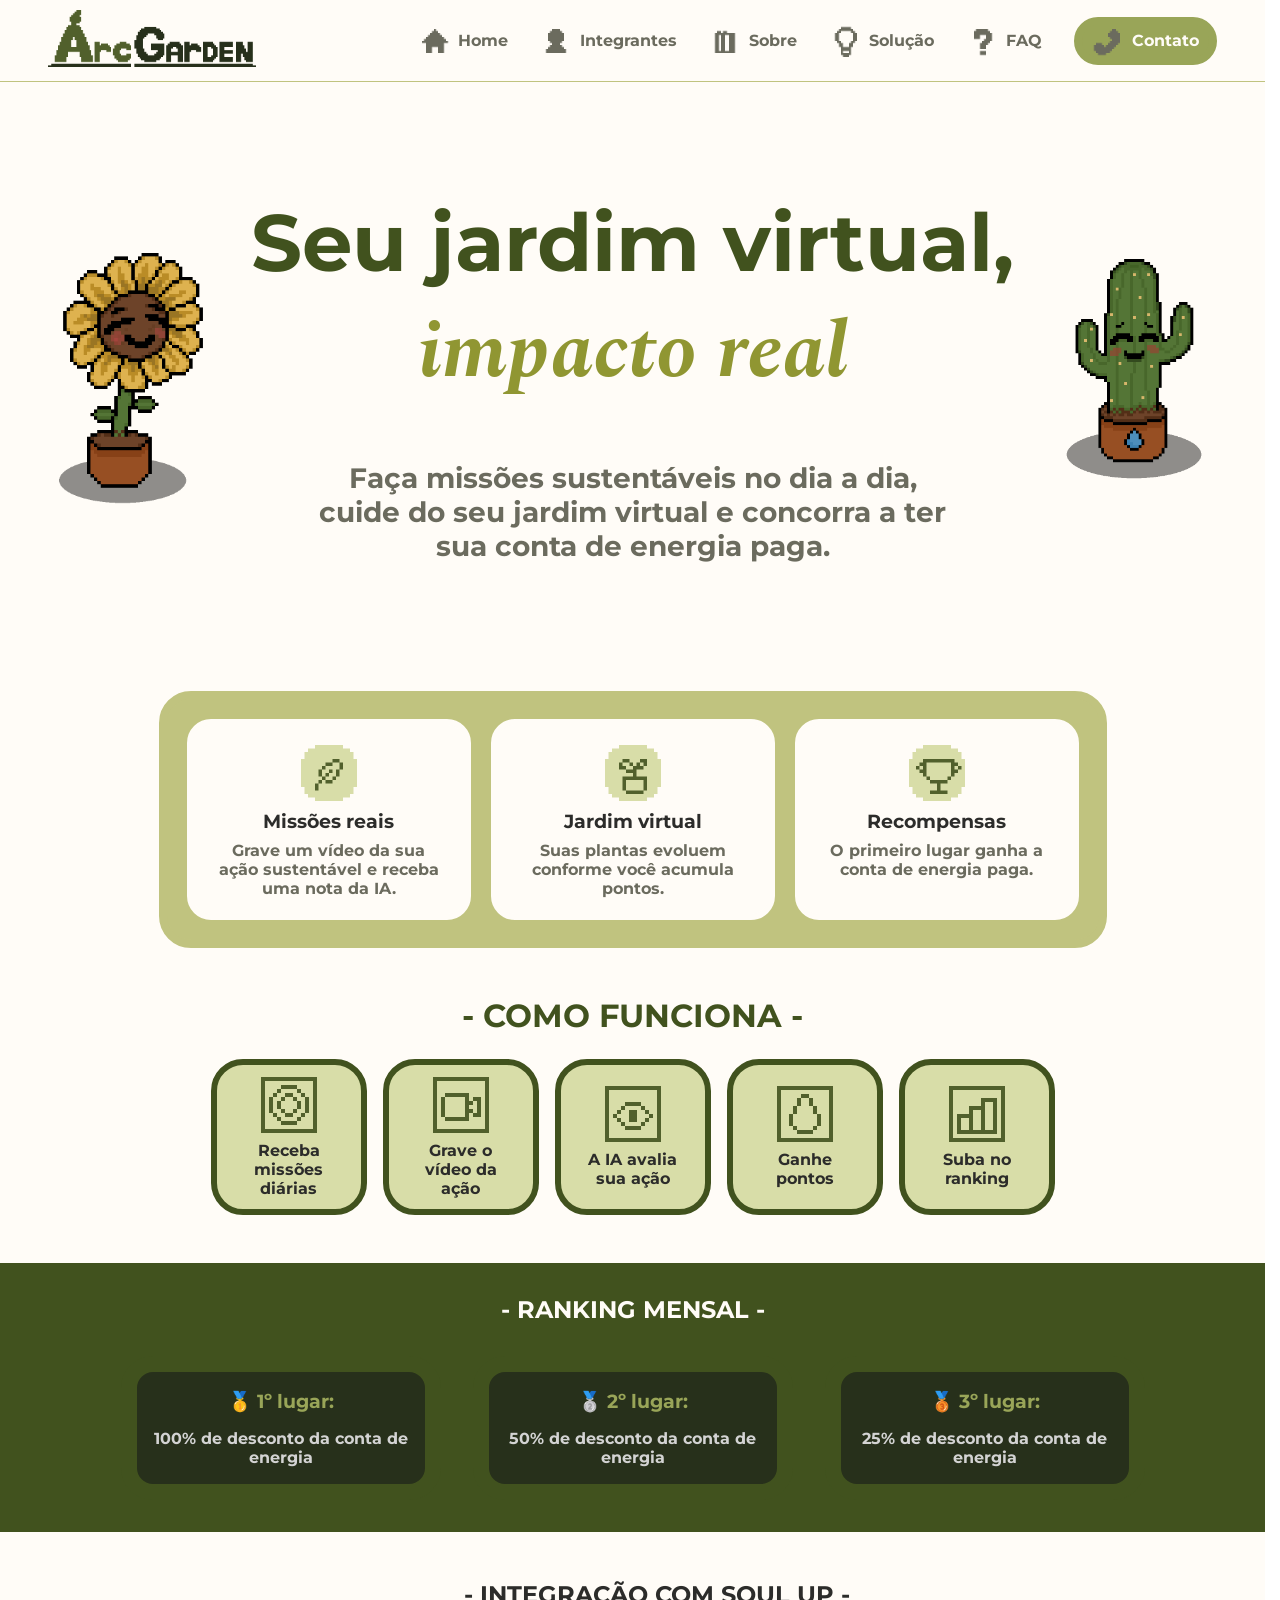
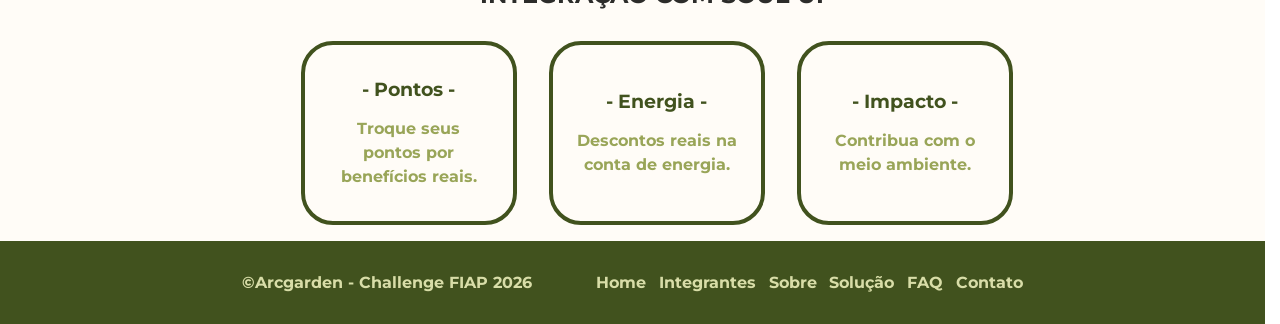
<file: index.html>
<!DOCTYPE html>
<html lang="pt-BR">
<head>
  <meta charset="UTF-8">
  <meta name="viewport" content="width=device-width, initial-scale=1.0">
  <title>Arcgarden</title>
  <link rel="stylesheet" href="css/base.css">
  <link rel="stylesheet" href="css/header.css">
  <link rel="stylesheet" href="css/footer.css">
  <link rel="stylesheet" href="css/index.css">

  <link rel="preconnect" href="https://fonts.googleapis.com">
  <link rel="preconnect" href="https://fonts.gstatic.com" crossorigin>
  <link href="https://fonts.googleapis.com/css2?family=Montserrat:ital,wght@0,100..900;1,100..900&display=swap" rel="stylesheet">
  <link href="https://fonts.googleapis.com/css2?family=Spectral:ital,wght@0,200..800;1,200..800&display=swap" rel="stylesheet">
  <link href="https://fonts.googleapis.com/css2?family=DM+Serif+Display:ital@0;1&display=swap" rel="stylesheet">
</head>
<body>

 <header>
  <div class="header__container">
    <a href="">
        <img src="images/logo.png" alt="" id="logo-img">
    </a>    

    <button class="menu" id="menu" aria-label="Menu">
      <span></span>
      <span></span>
      <span></span>
    </button>

    <nav class="nav-bar" id="nav-bar">
      <ul>
        <li><a href=""> <img src="images/navbar/home.png" alt="Imagem Casinha">Home</a></li>
          <li><a href="pages/integrantes.html"> <img src="images/navbar/members.png" alt="Imagem Pessoa"> Integrantes</a></li>
          <li><a href="pages/sobre.html"> <img src="images/navbar/about.png" alt="Imagem Livro"> Sobre</a></li>
          <li><a href="pages/solucao.html"> <img src="images/navbar/solution.png" alt="Imagem Lampada"> Solução</a></li>
          <li><a href="pages/faq.html"> <img src="images/navbar/faq.png" alt="Imagem Interrogação"> FAQ</a></li>
          <li><a href="pages/contato.html" id="contact-button"> <img src="images/navbar/contact.png" alt="Imagem Telefone"> Contato</a></li>
      </ul>
    </nav>
  </div>
</header>

  <main>
    <section>
      <div class="hero__container">
        <img src="images/girassol.png" alt="">

        <div class="description">
            <h2> Seu jardim virtual, <em>impacto real</em></h2>
            
            <p>
            Faça missões sustentáveis no dia a dia, cuide do seu jardim virtual
            e concorra a ter sua conta de energia paga.
            </p>
        </div>

        <img src="images/cacto.png" alt="">
      </div>
    </section>

    <section>
      <div class="funcionalidades__container">

        <div class="cards">

          <div class="card">
            <img src="images/cards/plantinha.png" alt="">
            <h3>Missões reais</h3>
            <p>Grave um vídeo da sua ação sustentável e receba uma nota da IA.</p>
          </div>

          <div class="card">
            <img src="images/cards/vasinho.png" alt="">
            <h3>Jardim virtual</h3>
            <p>Suas plantas evoluem conforme você acumula pontos.</p>
          </div>

          <div class="card">
            <img src="images/cards/trofeu.png" alt="">
            <h3>Recompensas</h3>
            <p>O primeiro lugar ganha a conta de energia paga.</p>
          </div>

        </div>
      </div>
    </section>

    <section>
      <div class="comofunciona__container">
        <h2>- COMO FUNCIONA -</h2>
        
        <ul>
            <li>
                <div class="card">
                    <img src="images/tutorial/receba.png" alt="">
                    <p>Receba missões diárias</p>
                </div>
            </li>
            <li>
                <div class="card">
                    <img src="images/tutorial/grave.png" alt="">
                    <p>Grave o vídeo da ação</p>
                </div>
            </li>
            <li>
                <div class="card">
                    <img src="images/tutorial/iris.png" alt="">
                    <p>A IA avalia sua ação</p>
                </div>
            </li>
            <li>
                <div class="card">
                    <img src="images/tutorial/ganhe.png" alt="">
                    <p>Ganhe pontos</p>
                </div>
            </li>
            <li>
                <div class="card">
                    <img src="images/tutorial/suba.png" alt="">
                    <p>Suba no ranking</p>
                </div>
            </li>
        </ul>

      </div>
    </section>

    <section>
      <div class="ranking__container">
        <h2>- RANKING MENSAL -</h2>

        <ul>
            <li>
                <p> <span>🥇 1º lugar:</span> 100% de desconto da conta de energia </p>
            </li>

            <li>
                <p> <span>🥈 2º lugar:</span> 50% de desconto da conta de energia </p>
            </li>

            <li>
                <p> <span>🥉 3º lugar:</span> 25% de desconto da conta de energia </p>
            </li>
        </ul>
      </div>
    </section>

    <section>
      <div class="integracao__container">
        <h2>- INTEGRAÇÃO COM SOUL UP -</h2>

        <div class="cards">

          <div class="card">
            <h3>- Pontos -</h3>
            <p>Troque seus pontos por benefícios reais.</p>
          </div>

          <div class="card">
            <h3>- Energia -</h3>
            <p>Descontos reais na conta de energia.</p>
          </div>

          <div class="card">
            <h3>- Impacto -</h3>
            <p>Contribua com o meio ambiente.</p>
          </div>

        </div>
      </div>
    </section>
  </main>

  <footer>
    <p> ©Arcgarden - Challenge FIAP 2026 </p>

    <ul>
        <li><a href=""> Home</a></li>
        <li><a href="pages/integrantes.html"> Integrantes</a></li>
        <li><a href="pages/sobre.html"> Sobre</a></li>
        <li><a href="pages/solucao.html"> Solução</a></li>
        <li><a href="pages/faq.html"> FAQ</a></li>
        <li><a href="pages/contato.html"> Contato</a></li>
    </ul>
  </footer>

  <script src="js/script.js"></script>
</body>
</html>
</file>
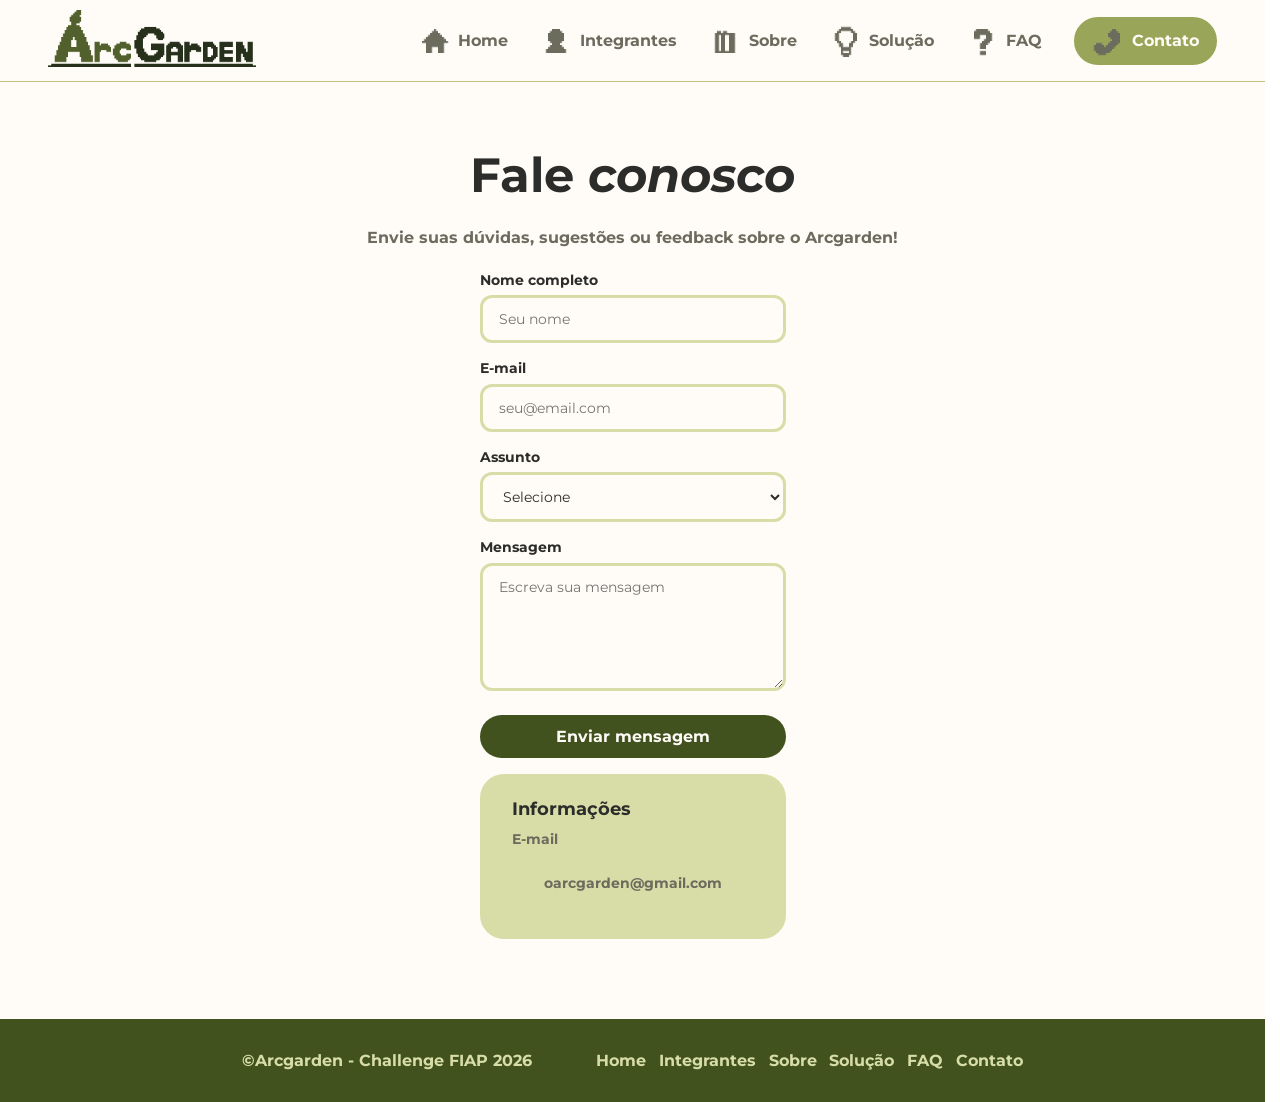
<file: pages/contato.html>
<!DOCTYPE html>
<html lang="pt-BR">
<head>
  <meta charset="UTF-8">
  <title>Contato - Arcgarden</title>

   <title>Sobre - Arcgarden</title>
  <link rel="stylesheet" href="../css/base.css">
  <link rel="stylesheet" href="../css/header.css">
  <link rel="stylesheet" href="../css/footer.css">
  <link rel="stylesheet" href="../css/index.css">

    <link rel="preconnect" href="https://fonts.googleapis.com">
  <link rel="preconnect" href="https://fonts.gstatic.com" crossorigin>
  <link href="https://fonts.googleapis.com/css2?family=Montserrat:ital,wght@0,100..900;1,100..900&display=swap" rel="stylesheet">
  <link href="https://fonts.googleapis.com/css2?family=Spectral:ital,wght@0,200..800;1,200..800&display=swap" rel="stylesheet">
  <link href="https://fonts.googleapis.com/css2?family=DM+Serif+Display:ital@0;1&display=swap" rel="stylesheet">
</head>

<body>
    <header>
    <div class="header__container">
        <a href="../index.html">
            <img src="../images/logo.png" alt="" id="logo-img">
        </a>

        <button class="menu" id="menu" aria-label="Menu">
        <span></span>
        <span></span>
        <span></span>
        </button>

        <nav class="nav-bar" id="nav-bar">
        <ul>
            <li><a href="../index.html"> <img src="../images/navbar/home.png" alt="Imagem Casinha">Home</a></li>
            <li><a href="integrantes.html"> <img src="../images/navbar/members.png" alt="Imagem Pessoa"> Integrantes</a></li>
            <li><a href="sobre.html"> <img src="../images/navbar/about.png" alt="Imagem Livro"> Sobre</a></li>
            <li><a href="solucao.html"> <img src="../images/navbar/solution.png" alt="Imagem Lampada"> Solução</a></li>
            <li><a href="faq.html"> <img src="../images/navbar/faq.png" alt="Imagem Interrogação"> FAQ</a></li>
            <li><a href="" id="contact-button"> <img src="../images/navbar/contact.png" alt="Imagem Telefone"> Contato</a></li>
        </ul>
        </nav>
    </div>
    </header>


  <main>
    
    <section>
      <div class="contato__container">
 
        <h2 class="contato__titulo">Fale <em>conosco</em></h2>
        <p class="contato__subtitulo">Envie suas dúvidas, sugestões ou feedback sobre o Arcgarden!</p>
 
        <div class="contato__wrapper">
        <form class="contato__form" id="contato-form">
 
          <div class="contato__campo">
            <label>Nome completo</label>
            <input type="text" placeholder="Seu nome" required>
          </div>
 
          <div class="contato__campo">
            <label>E-mail</label>
            <input type="email" placeholder="seu@email.com" required>
          </div>
 
          <div class="contato__campo">
            <label>Assunto</label>
            <select required>
              <option value="">Selecione</option>
              <option>Dúvida</option>
              <option>Sugestão</option>
              <option>Problema</option>
            </select>
          </div>
 
          <div class="contato__campo">
            <label>Mensagem</label>
            <textarea placeholder="Escreva sua mensagem" required></textarea>
          </div>
 
          <button class="contato__btn" type="submit">Enviar mensagem</button>
 
        </form>
 
        <div class="contato__info">
          <h3>Informações</h3>
          <p>E-mail</p>
          <p class="contato__info">oarcgarden@gmail.com</p>
          </div>
        </div>
 
      </div>
    </section>
  </main>
 
  <footer>
    <p> ©Arcgarden - Challenge FIAP 2026 </p>

    <ul>
        <li><a href="../index.html"> Home</a></li>
        <li><a href="integrantes.html"> Integrantes</a></li>
        <li><a href="sobre.html"> Sobre</a></li>
        <li><a href="solucao.html"> Solução</a></li>
        <li><a href="faq.html"> FAQ</a></li>
        <li><a href=""> Contato</a></li>
    </ul>
  </footer>
 
  <script src="../js/script.js"></script>
 
</body>
</html>
</file>
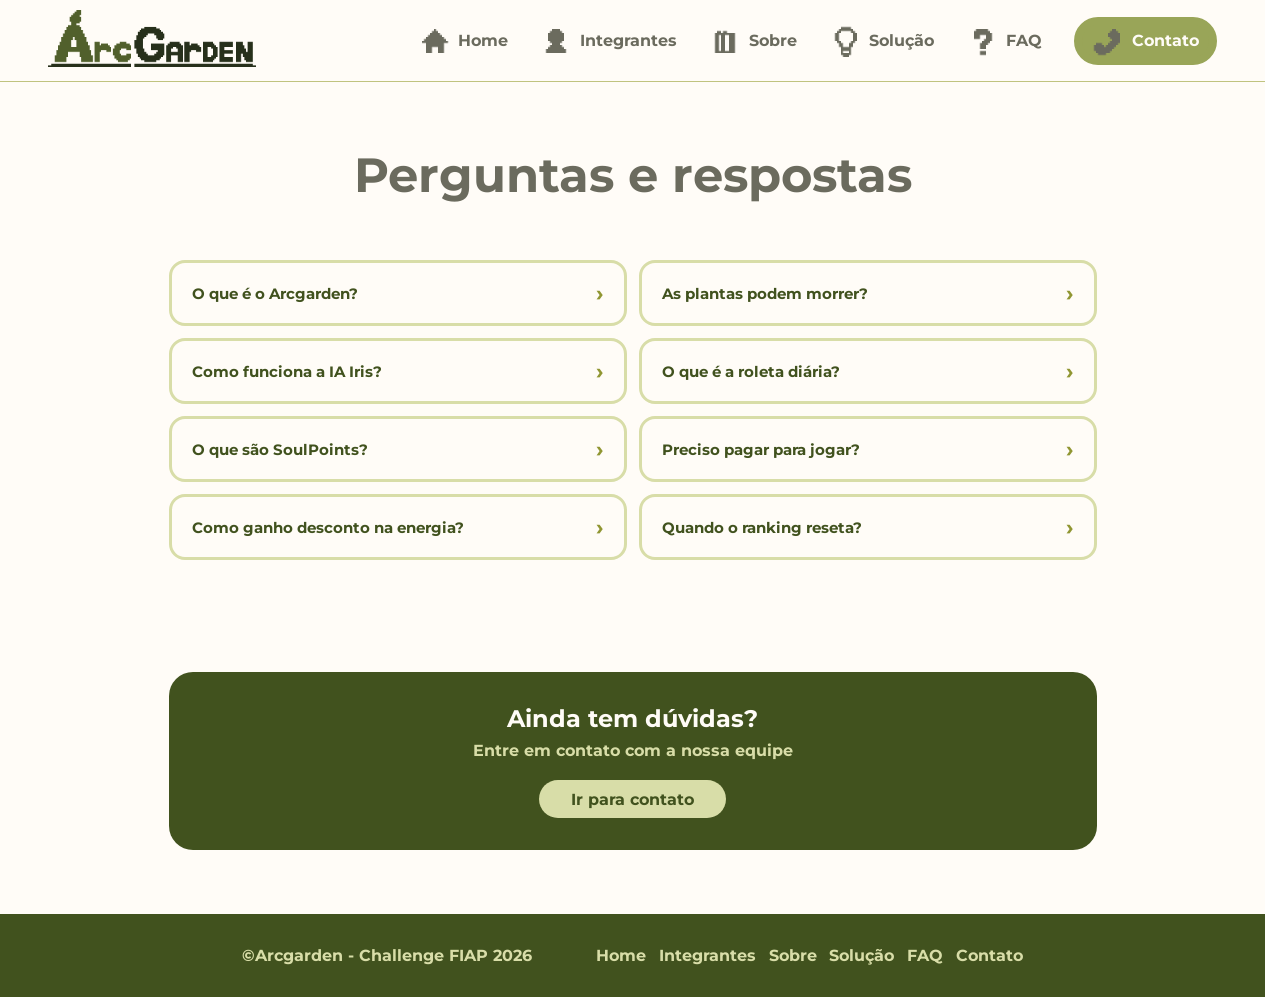
<file: pages/faq.html>
<!DOCTYPE html>
<html lang="pt-BR">
<head>
  <meta charset="UTF-8">
  <meta name="viewport" content="width=device-width, initial-scale=1.0">
  <title>FAQ - Arcgarden</title>
  <link rel="stylesheet" href="../css/base.css">
  <link rel="stylesheet" href="../css/header.css">
  <link rel="stylesheet" href="../css/footer.css">
  <link rel="stylesheet" href="../css/index.css">

  <link rel="preconnect" href="https://fonts.gstatic.com" crossorigin>
  <link href="https://fonts.googleapis.com/css2?family=Montserrat:ital,wght@0,100..900;1,100..900&display=swap" rel="stylesheet">
  <link href="https://fonts.googleapis.com/css2?family=Spectral:ital,wght@0,200..800;1,200..800&display=swap" rel="stylesheet">
  <link href="https://fonts.googleapis.com/css2?family=DM+Serif+Display:ital@0;1&display=swap" rel="stylesheet">
</head>
<body>

  <header>
    <div class="header__container">
      <a href="../index.html">
        <img src="../images/logo.png" alt="" id="logo-img">
        </a>

      <button class="menu" id="menu" aria-label="Menu">
      <span></span>
      <span></span>
      <span></span>
    </button>

      <nav class="nav-bar">
        <ul>
          <li><a href="../index.html"> <img src="../images/navbar/home.png" alt="Imagem Casinha">Home</a></li>
          <li><a href="integrantes.html"> <img src="../images/navbar/members.png" alt="Imagem Pessoa"> Integrantes</a></li>
          <li><a href="sobre.html"> <img src="../images/navbar/about.png" alt="Imagem Livro"> Sobre</a></li>
          <li><a href="solucao.html"> <img src="../images/navbar/solution.png" alt="Imagem Lampada"> Solução</a></li>
          <li><a href=""> <img src="../images/navbar/faq.png" alt="Imagem Interrogação"> FAQ</a></li>
          <li><a href="contato.html" id="contact-button"> <img src="../images/navbar/contact.png" alt="Imagem Telefone"> Contato</a></li>
        </ul>
      </nav>
    </div>
  </header>

<main>
  <section>
    <div class="faq__container">
      <h2>Perguntas e respostas</h2>

      <div class="cards">

        
        <details class="card">
          <summary>O que é o Arcgarden?</summary>
          <p>O Arcgarden é um jogo de jardim virtual sustentável onde você completa missões no mundo real, grava vídeos comprovando suas ações e ganha recompensas pra cuidar do seu jardim.</p>
        </details>
 
        <details class="card">
          <summary>As plantas podem morrer?</summary>
          <p>A planta murcha depois de alguns dias sem rega e para de pontuar no ranking. A planta não perde nível, é só regar que volta ao normal. Plantas nível 5 nunca murcham.</p>
        </details>
 
        <details class="card">
          <summary>Como funciona a IA Iris?</summary>
          <p>Escolha a missão, grave um vídeo mostrando a ação sustentável e envie pelo app. A IA analisa e se o score for acima de 60%, você recebe Água e SoulPoints.</p>
        </details>
 
        <details class="card">
          <summary>O que é a roleta diária?</summary>
          <p>Água é a moeda do Arcgarden. Serve pra regar plantas, comprar sementes, temas de jardim e girar a roleta.</p>
        </details>
 
        <details class="card">
          <summary>O que são SoulPoints?</summary>
          <p>SoulPoints acumulam infinitamente e são trocados por benefícios reais fora do jogo, como desconto na conta de energia elétrica, em parceria com a SoulUp.</p>
        </details>
 
        <details class="card">
          <summary>Preciso pagar para jogar?</summary>
          <p>Não. O Arcgarden é gratuito. Você só precisa ter conta na SoulUp e completar missões sustentáveis no dia a dia.</p>
        </details>
 
        <details class="card">
          <summary>Como ganho desconto na energia?</summary>
          <p>O Ranking Mensal é baseado no EcoScore. O 1º lugar ganha a conta de energia 100% paga, o 2º ganha 50% e o 3º ganha 25%.</p>
        </details>
 
        <details class="card">
          <summary>Quando o ranking reseta?</summary>
          <p>O ranking reseta todo início de mês. Os vencedores recebem os descontos na conta de energia do mês seguinte.</p>
        </details>
      </div>
    </div>

    <div class="faq__cta">
    <h3>Ainda tem dúvidas?</h3>
    <p>Entre em contato com a nossa equipe</p>
    <a href="contato.html">Ir para contato</a>
</div>
  </section>
</main>



<footer>
    <p> ©Arcgarden - Challenge FIAP 2026 </p>

    <ul>
        <li><a href="../index.html"> Home</a></li>
        <li><a href="integrantes.html"> Integrantes</a></li>
        <li><a href="sobre.html"> Sobre</a></li>
        <li><a href="solucao.html"> Solução</a></li>
        <li><a href=""> FAQ</a></li>
        <li><a href="contato.html"> Contato</a></li>
    </ul>
</footer>

<script src="../js/script.js"></script>
</body>
</html>
</file>
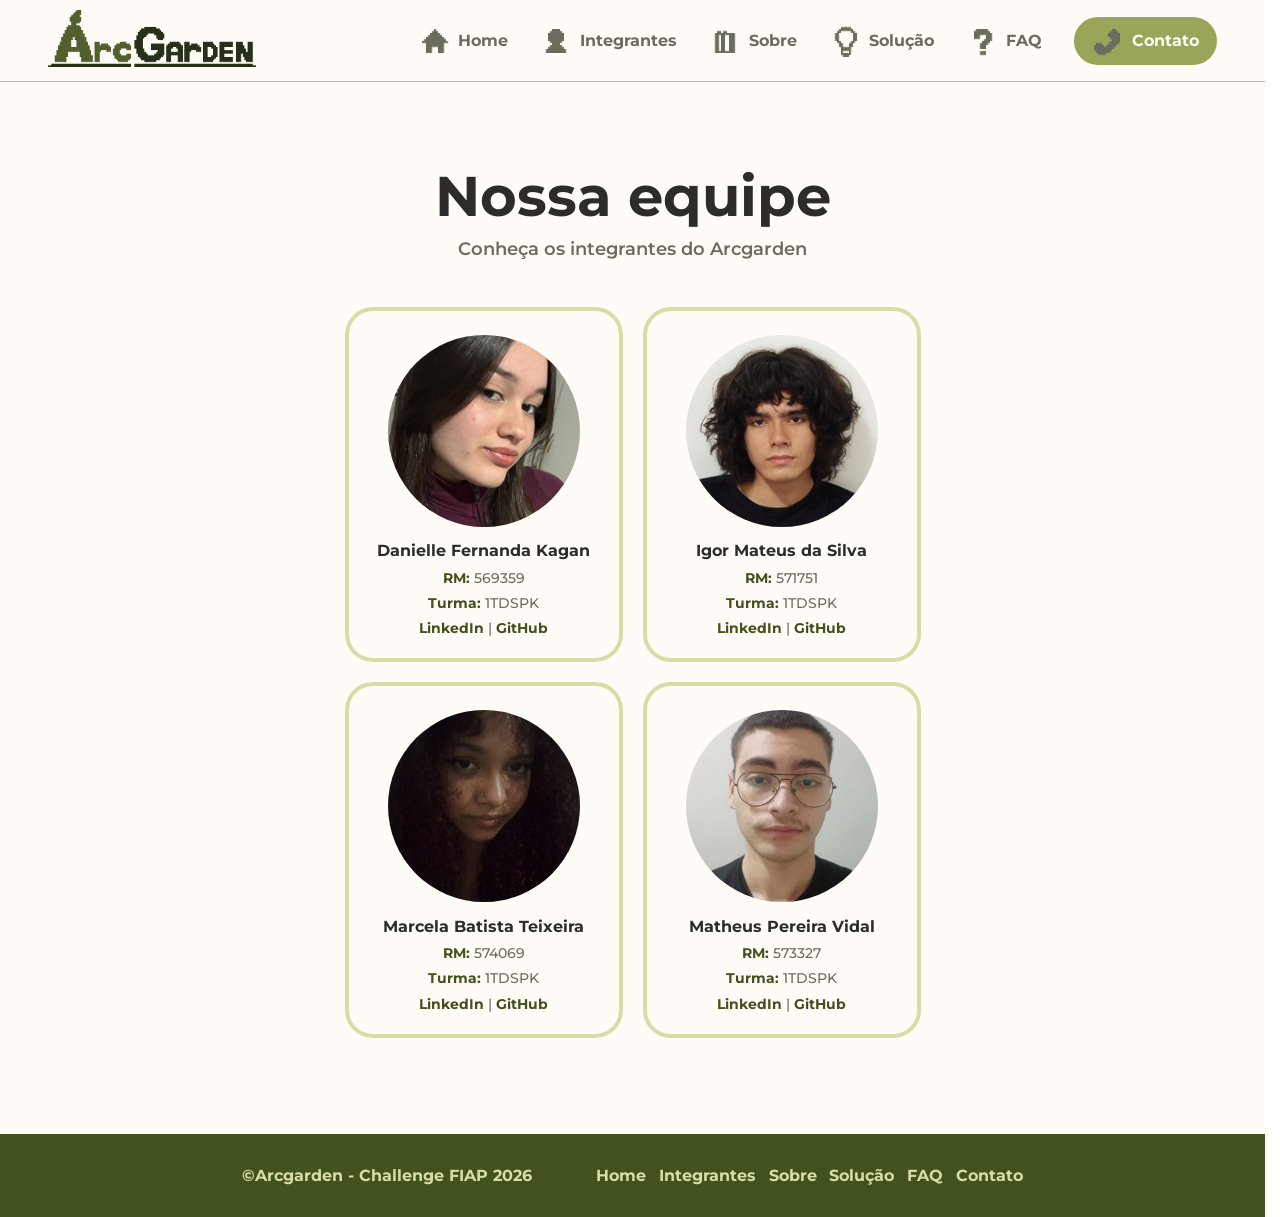
<file: pages/integrantes.html>
<!DOCTYPE html>
<html lang="pt-BR">
<head>
  <meta charset="UTF-8">
  <meta name="viewport" content="width=device-width, initial-scale=1.0">
  <title>Integrantes - Arcgarden</title>
  <link rel="stylesheet" href="../css/base.css">
  <link rel="stylesheet" href="../css/header.css">
  <link rel="stylesheet" href="../css/footer.css">
  <link rel="stylesheet" href="../css/members.css">

  <link rel="preconnect" href="https://fonts.googleapis.com">
  <link rel="preconnect" href="https://fonts.gstatic.com" crossorigin>
  <link href="https://fonts.googleapis.com/css2?family=Montserrat:ital,wght@0,100..900;1,100..900&display=swap" rel="stylesheet">
  <link href="https://fonts.googleapis.com/css2?family=Spectral:ital,wght@0,200..800;1,200..800&display=swap" rel="stylesheet">
  <link href="https://fonts.googleapis.com/css2?family=DM+Serif+Display:ital@0;1&display=swap" rel="stylesheet">
</head>
<body>

  <header>
    <div class="header__container">
      <a href="../index.html">
        <img src="../images/logo.png" alt="" id="logo-img">
        </a>

      <button class="menu" id="menu" aria-label="Menu">
      <span></span>
      <span></span>
      <span></span>
    </button>

      <nav class="nav-bar">
        <ul>
          <li><a href="../index.html"> <img src="../images/navbar/home.png" alt="Imagem Casinha">Home</a></li>
          <li><a href=""> <img src="../images/navbar/members.png" alt="Imagem Pessoa"> Integrantes</a></li>
          <li><a href="sobre.html"> <img src="../images/navbar/about.png" alt="Imagem Livro"> Sobre</a></li>
          <li><a href="solucao.html"> <img src="../images/navbar/solution.png" alt="Imagem Lampada"> Solução</a></li>
          <li><a href="faq.html"> <img src="../images/navbar/faq.png" alt="Imagem Interrogação"> FAQ</a></li>
          <li><a href="contato.html" id="contact-button"> <img src="../images/navbar/contact.png" alt="Imagem Telefone"> Contato</a></li>
        </ul>
      </nav>
    </div>
  </header>

    <main>
    <h2>Nossa equipe</h2>
    <p>Conheça os integrantes do Arcgarden</p>

    <div class="cards">

        <div class="integrante__card">
            <img src="../images/integrantes/danielle.jpeg" alt="Foto do integrante" width="150">

            <h3>Danielle Fernanda Kagan</h3>
            <p><strong>RM:</strong> 569359</p>
            <p><strong>Turma:</strong> 1TDSPK</p>

            <p>
                <a href="https://linkedin.com/in/danielle-fernanda-69a974405?utm_source=share_via&utm_content=profile&utm_medium=member_ios" target="_blank">LinkedIn</a> |
                <a href="https://github.com/daniellekgn" target="_blank">GitHub</a>
            </p>
        </div>

        <div class="integrante__card">
            <img src="../images/integrantes/igor.jpeg" alt="Foto do integrante" width="150">

            <h3>Igor Mateus da Silva</h3>
            <p><strong>RM:</strong> 571751</p>
            <p><strong>Turma:</strong> 1TDSPK</p>

            <p>
                <a href="https://www.linkedin.com/in/igor-mateus-da-silva-4b05013ba/" target="_blank">LinkedIn</a> |
                <a href="https://github.com/HayanoIche" target="_blank">GitHub</a>
            </p>
        </div>

        <div class="integrante__card">
            <img src="../images/integrantes/marcela.jpeg" alt="Foto do integrante" width="150">

            <h3>Marcela Batista Teixeira</h3>
            <p><strong>RM:</strong> 574069</p>
            <p><strong>Turma:</strong> 1TDSPK</p>

            <p>
                <a href="https://www.linkedin.com/in/marcelabteixeira/" target="_blank">LinkedIn</a> |
                <a href="https://github.com/wonbindasilva" target="_blank">GitHub</a>
            </p>
        </div>

        <div class="integrante__card">
            <img src="../images/integrantes/matheus.jpeg" alt="Foto do integrante" width="150">

            <h3>Matheus Pereira Vidal</h3>
            <p><strong>RM:</strong> 573327</p>
            <p><strong>Turma:</strong> 1TDSPK</p>
            
            <p>
                <a href="https://linkedin.com/in/matheus-pereira-8700893b3" target="_blank">LinkedIn</a> |
                <a href="https://github.com/pereirinh44" target="_blank">GitHub</a>
            </p>
        </div>
    </div>
  </main>

  <footer>
    <p> ©Arcgarden - Challenge FIAP 2026 </p>

    <ul>
        <li><a href="../index.html"> Home</a></li>
        <li><a href=""> Integrantes</a></li>
        <li><a href="sobre.html"> Sobre</a></li>
        <li><a href="solucao.html"> Solução</a></li>
        <li><a href="faq.html"> FAQ</a></li>
        <li><a href="contato.html"> Contato</a></li>
    </ul>
  </footer>
  
  <script src="../js/script.js"></script>
</body>
</html>
</file>
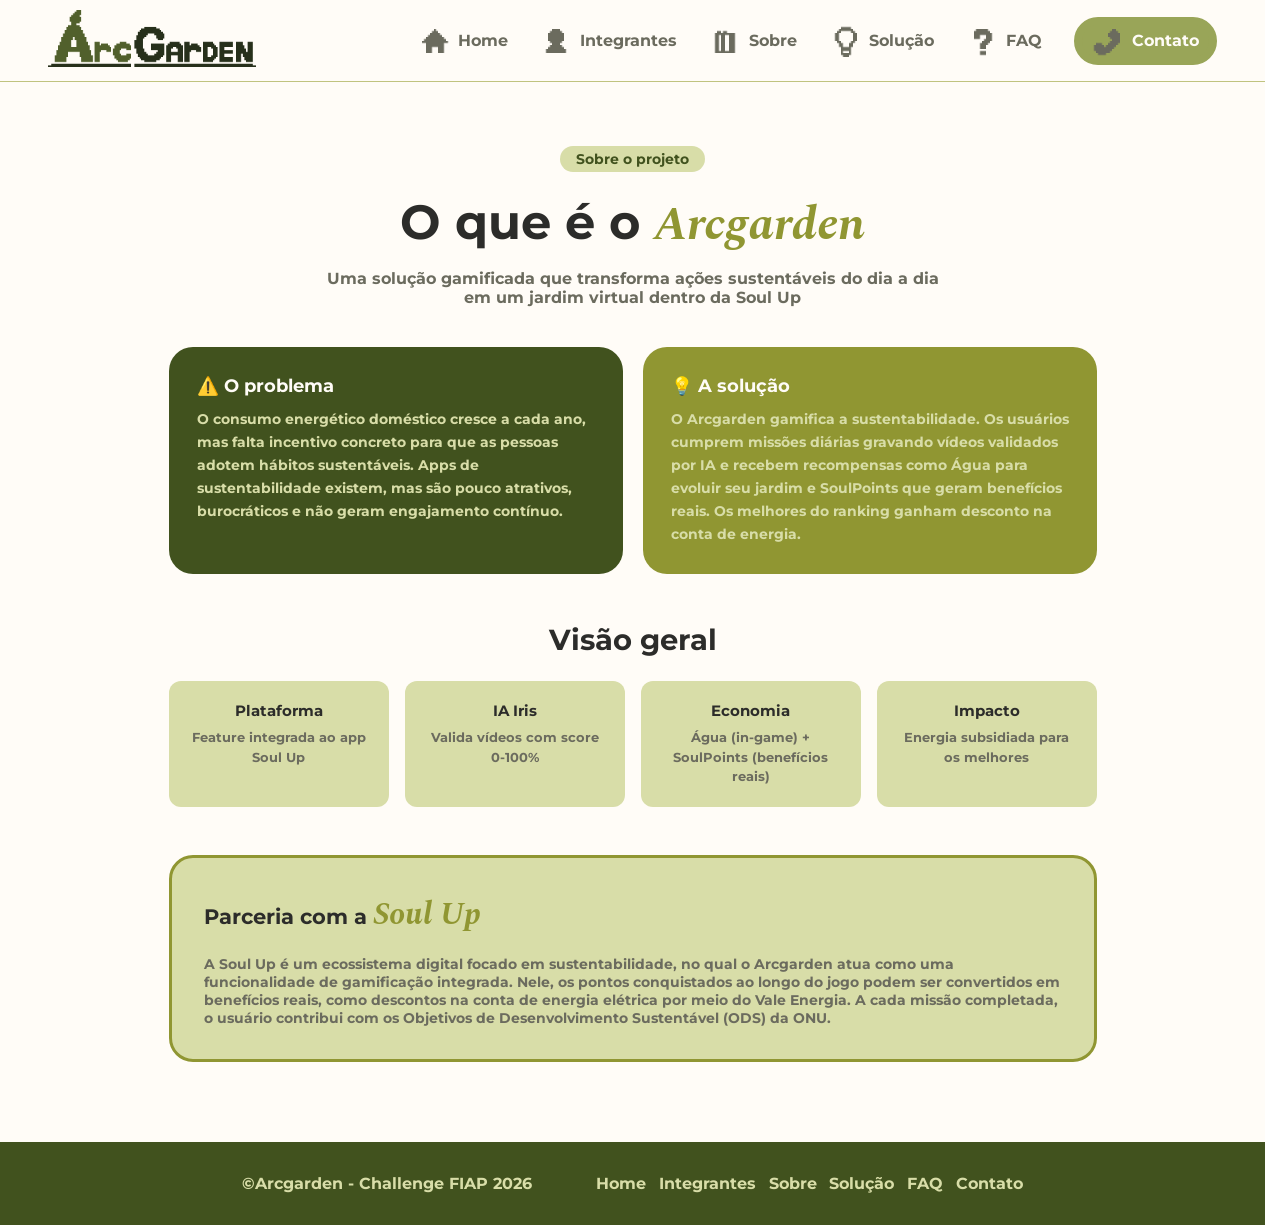
<file: pages/sobre.html>
<!DOCTYPE html>
<html lang="pt-BR">
<head>
  <meta charset="UTF-8">
  <meta name="viewport" content="width=device-width, initial-scale=1.0">
  <title>Sobre - Arcgarden</title>
  <link rel="stylesheet" href="../css/base.css">
  <link rel="stylesheet" href="../css/header.css">
  <link rel="stylesheet" href="../css/footer.css">
  <link rel="stylesheet" href="../css/index.css">

    <link rel="preconnect" href="https://fonts.googleapis.com">
  <link rel="preconnect" href="https://fonts.gstatic.com" crossorigin>
  <link href="https://fonts.googleapis.com/css2?family=Montserrat:ital,wght@0,100..900;1,100..900&display=swap" rel="stylesheet">
  <link href="https://fonts.googleapis.com/css2?family=Spectral:ital,wght@0,200..800;1,200..800&display=swap" rel="stylesheet">
  <link href="https://fonts.googleapis.com/css2?family=DM+Serif+Display:ital@0;1&display=swap" rel="stylesheet">
</head>
<body>
 
<header>
    <div class="header__container">
      <a href="../index.html">
        <img src="../images/logo.png" alt="" id="logo-img">
        </a>

      <button class="menu" id="menu" aria-label="Menu">
      <span></span>
      <span></span>
      <span></span>
    </button>

      <nav class="nav-bar">
        <ul>
          <li><a href="../index.html"> <img src="../images/navbar/home.png" alt="Imagem Casinha">Home</a></li>
          <li><a href="integrantes.html"> <img src="../images/navbar/members.png" alt="Imagem Pessoa"> Integrantes</a></li>
          <li><a href=""> <img src="../images/navbar/about.png" alt="Imagem Livro"> Sobre</a></li>
          <li><a href="solucao.html"> <img src="../images/navbar/solution.png" alt="Imagem Lampada"> Solução</a></li>
          <li><a href="faq.html"> <img src="../images/navbar/faq.png" alt="Imagem Interrogação"> FAQ</a></li>
          <li><a href="contato.html" id="contact-button"> <img src="../images/navbar/contact.png" alt="Imagem Telefone"> Contato</a></li>
        </ul>
      </nav>
    </div>
  </header>
 
  <main>
    <section>
       <div class="sobre__container">
 
        <span class="sobre__badge">Sobre o projeto</span>
        <h2 class="sobre__titulo">O que é o <em>Arcgarden</em></h2>
        <p class="sobre__subtitulo">Uma solução gamificada que transforma ações sustentáveis do dia a dia em um jardim virtual dentro da Soul Up</p>
 
        <div class="sobre__cards">
 
          <div class="sobre__card sobre__card--problema">
            <h3>⚠️ O problema</h3>
            <p>O consumo energético doméstico cresce a cada ano, mas falta incentivo concreto para que as pessoas adotem hábitos sustentáveis. Apps de sustentabilidade existem, mas são pouco atrativos, burocráticos e não geram engajamento contínuo.</p>
          </div>
 
          <div class="sobre__card sobre__card--solucao">
            <h3>💡 A solução</h3>
            <p>O Arcgarden gamifica a sustentabilidade. Os usuários cumprem missões diárias gravando vídeos validados por IA e recebem recompensas como Água para evoluir seu jardim e SoulPoints que geram benefícios reais. Os melhores do ranking ganham desconto na conta de energia.</p>
          </div>
 
        </div>
 
        <h2 class="visao__titulo">Visão geral</h2>
 
        <div class="visao__cards">
 
          <div class="visao__card">
           
            <h4>Plataforma</h4>
            <p>Feature integrada ao app Soul Up</p>
          </div>
 
          <div class="visao__card">
           
            <h4>IA Iris</h4>
            <p>Valida vídeos com score 0-100%</p>
          </div>
 
          <div class="visao__card">
            
            <h4>Economia</h4>
            <p>Água (in-game) + SoulPoints (benefícios reais)</p>
          </div>
 
          <div class="visao__card">
            <h4>Impacto</h4>
            <p>Energia subsidiada para os melhores</p>
          </div>
 
        </div>
 
        <div class="parceria__container">
          <h3>Parceria com a <em>Soul Up</em></h3>
          <p>A Soul Up é um ecossistema digital focado em sustentabilidade, no qual o Arcgarden atua como uma funcionalidade de gamificação integrada. Nele, os pontos conquistados ao longo do jogo podem ser convertidos em benefícios reais, como descontos na conta de energia elétrica por meio do Vale Energia. A cada missão completada, o usuário contribui com os Objetivos de Desenvolvimento Sustentável (ODS) da ONU.</p>
        </div>
 
      </div>
    </section>
  </main>
 
  <footer>
    <p> ©Arcgarden - Challenge FIAP 2026 </p>

    <ul>
        <li><a href="../index.html"> Home</a></li>
        <li><a href="integrantes.html"> Integrantes</a></li>
        <li><a href=""> Sobre</a></li>
        <li><a href="solucao.html"> Solução</a></li>
        <li><a href="faq.html"> FAQ</a></li>
        <li><a href="contato.html"> Contato</a></li>
    </ul>
  </footer>
 
<script src="../js/script.js"></script>
</body>
</html>
</file>
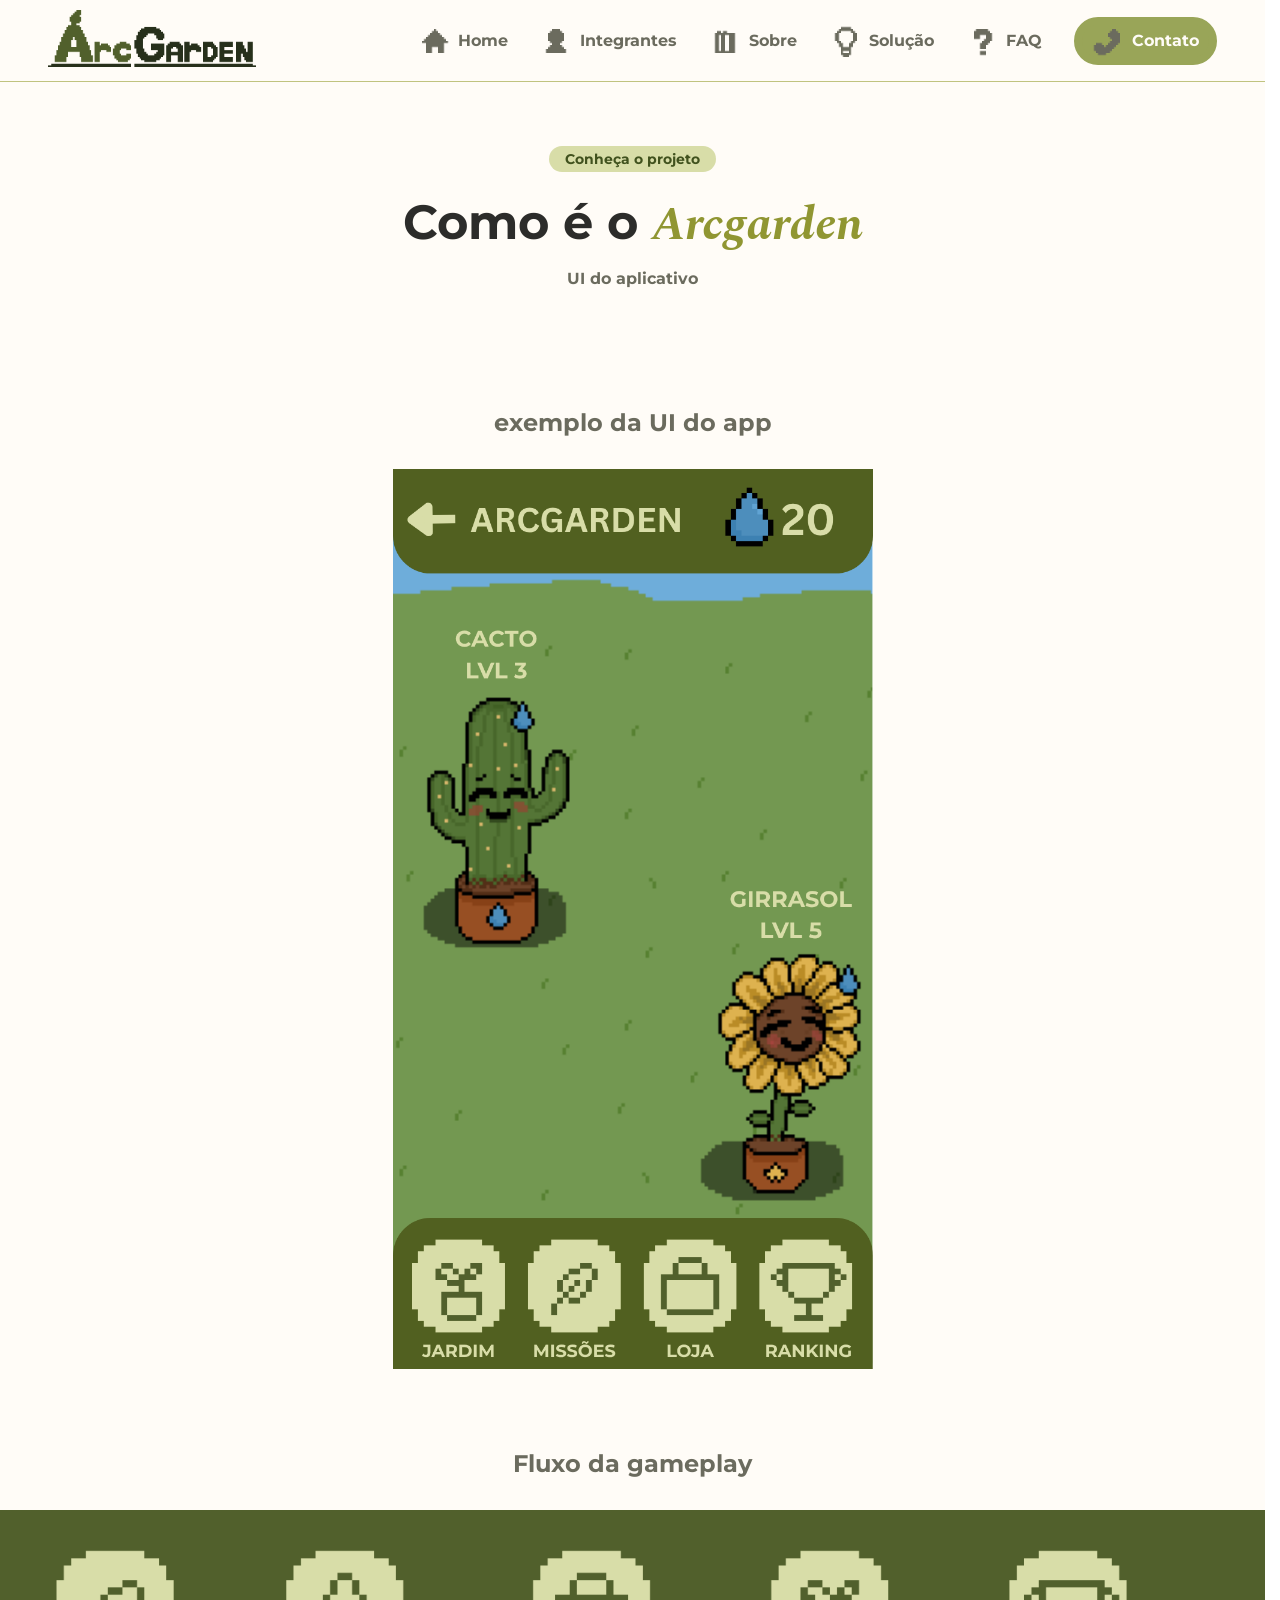
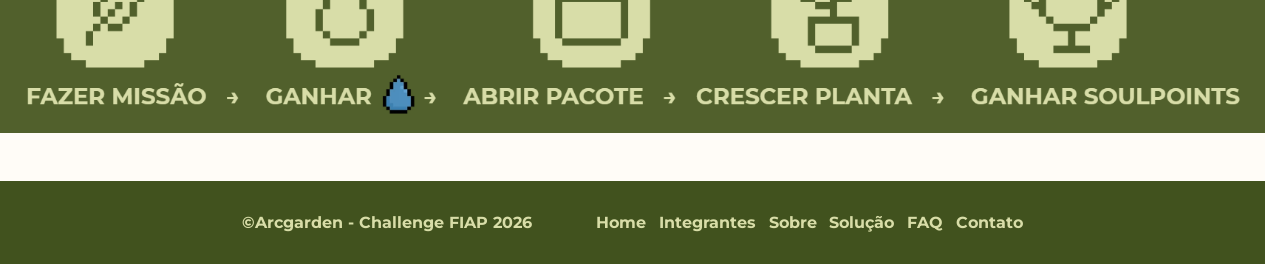
<file: pages/solucao.html>
<!DOCTYPE html>
<html lang="pt-BR">
<head>
  <meta charset="UTF-8">
  <meta name="viewport" content="width=device-width, initial-scale=1.0">
  <title>Sobre - Arcgarden</title>
  <link rel="stylesheet" href="../css/base.css">
  <link rel="stylesheet" href="../css/header.css">
  <link rel="stylesheet" href="../css/footer.css">
  <link rel="stylesheet" href="../css/index.css">

    <link rel="preconnect" href="https://fonts.googleapis.com">
  <link rel="preconnect" href="https://fonts.gstatic.com" crossorigin>
  <link href="https://fonts.googleapis.com/css2?family=Montserrat:ital,wght@0,100..900;1,100..900&display=swap" rel="stylesheet">
  <link href="https://fonts.googleapis.com/css2?family=Spectral:ital,wght@0,200..800;1,200..800&display=swap" rel="stylesheet">
  <link href="https://fonts.googleapis.com/css2?family=DM+Serif+Display:ital@0;1&display=swap" rel="stylesheet">
</head>
<body>
 
<header>
    <div class="header__container">
      <a href="../index.html">
        <img src="../images/logo.png" alt="" id="logo-img">
        </a>

      <button class="menu" id="menu" aria-label="Menu">
      <span></span>
      <span></span>
      <span></span>
    </button>

      <nav class="nav-bar">
        <ul>
          <li><a href="../index.html"> <img src="../images/navbar/home.png" alt="Imagem Casinha">Home</a></li>
          <li><a href="integrantes.html"> <img src="../images/navbar/members.png" alt="Imagem Pessoa"> Integrantes</a></li>
          <li><a href="sobre.html"> <img src="../images/navbar/about.png" alt="Imagem Livro"> Sobre</a></li>
          <li><a href=""> <img src="../images/navbar/solution.png" alt="Imagem Lampada"> Solução</a></li>
          <li><a href="faq.html"> <img src="../images/navbar/faq.png" alt="Imagem Interrogação"> FAQ</a></li>
          <li><a href="contato.html" id="contact-button"> <img src="../images/navbar/contact.png" alt="Imagem Telefone"> Contato</a></li>
        </ul>
      </nav>
    </div>
  </header>
 
  <main>
    <div class="sobre__container">
 
        <span class="sobre__badge">Conheça o projeto</span>
        <h2 class="sobre__titulo">Como é o <em>Arcgarden</em></h2>
        <p class="sobre__subtitulo">UI do aplicativo</p>
    </div>

    <div class = "solucao__container">
        <div>
            <h2> exemplo da UI do app </h2>
            <img src="../images/app/ui.png" alt="" id="ui">
        </div>

        <div>
            <h2> Fluxo da gameplay </h2>
            <img src="../images/app/fluxo.png" alt="" id="fluxo">
        </div>
        
    </div>
  </main>
 
  <footer>
    <p> ©Arcgarden - Challenge FIAP 2026 </p>

    <ul>
        <li><a href="../index.html"> Home</a></li>
        <li><a href="integrantes.html"> Integrantes</a></li>
        <li><a href=""> Sobre</a></li>
        <li><a href="solucao.html"> Solução</a></li>
        <li><a href="faq.html"> FAQ</a></li>
        <li><a href="contato.html"> Contato</a></li>
    </ul>
  </footer>
 
<script src="../js/script.js"></script>

</body>
</html>
</file>
<file: css/base.css>
:root {
    --text-main: #6b6b5e;
    --text-bold: #2c2c2a;

    --bg-main: #fffcf7;
    --bg-dark: #C0C37F;
    
    --bronze: #C4956A;

    --g1: #D8DDA8;
    --g2: #99A558;
    --g3: #909632;
    --g4: #41521E;
    --g5: #27301B;
    --g6: #d3d3d3;
}

* {
    max-width: 100%;

    border: 0;
    margin: 0;
    padding: 0;
}

html {
    font-size: clamp(12px, 33.3VW, 16px);
    font-family: 'Montserrat', sans-serif;
    font-weight: 700;

    scrollbar-gutter: stable;
    box-sizing: border-box;

    overflow-x: hidden;
}
</file>
<file: css/header.css>
.header__container {
    width: 100%;
    height: 9vh;

    display: flex;
    flex-direction: row;

    justify-content: space-between;
    align-items: center;

    background-color: var(--bg-main);

    border-bottom: .1rem solid var(--bg-dark);

    position: relative;
}

.header__container #logo-img {
    width: 13rem;
    padding: 0rem 0rem 0rem 3rem;
    font-style: italic;
}

.header__container .nav-bar ul {
    padding: 0rem 3rem 0rem 0rem;
    list-style-type: none;
    display: flex;
    flex-direction: row;
    align-items: center;
    gap: 2rem;
}

.header__container .nav-bar a {
    text-decoration: none;
    color: var(--text-main);

    display: flex;
    flex-direction: row;
    align-items: center;
}

.header__container .nav-bar a img {
    width: 2rem;
    height: 2rem;
    padding-right: .5rem;
}

.header__container .nav-bar a:hover {
    color: var(--g3);
}

#contact-button {
    background-color: var(--g2);
    color: var(--bg-main);

    padding: 0px 10px;
    border: .5rem solid var(--g2);
    border-radius: 2rem;
}

#contact-button:hover {
    border-color: var(--g3);
    background-color: var(--g3);
}

/* -------------------------------------------------- */
/*                    MENU BUTTON                     */
/* -------------------------------------------------- */

.menu {
    display: none;
    flex-direction: column;
    justify-content: center;
    align-items: center;
    gap: .4rem;
    cursor: pointer;
    padding: 0 3rem 0 0;
    background: none;
    border: none;
}

.menu span {
    display: block;
    width: 1.6rem;
    height: .18rem;
    background-color: var(--text-bold);
    border-radius: 2px;
    transition: all 0.3s ease;
    transform-origin: center;
}

.menu.open span:nth-child(1) {
    transform: translateY(.58rem) rotate(45deg);
}

.menu.open span:nth-child(2) {
    opacity: 0;
}

.menu.open span:nth-child(3) {
    transform: translateY(-.58rem) rotate(-45deg);
}

/* -------------------------------------------------- */
/*                   MOBILE STYLE                     */
/* -------------------------------------------------- */

@media (max-width: 1024px) {

    .header__container {
        height: auto;
        padding: 1rem 0;
        flex-wrap: wrap;
    }

    .header__container h1 {
        padding: 0 0 0 1.5rem;
    }

    .menu {
        display: flex;
    }

    .header__container .nav-bar {
        width: 100%;
        max-height: 0;
        overflow: hidden;
        transition: max-height 0.35s ease, padding 0.3s ease;
    }

    .header__container .nav-bar.open {
        max-height: 30rem;
        padding-bottom: 1rem;
    }

    .header__container .nav-bar ul {
        padding: 0.5rem 1.5rem 0;
        flex-direction: column;
        align-items: flex-start;
        gap: 0;
        width: 100%;
    }

    .header__container .nav-bar ul li {
        width: 100%;
        border-bottom: .05rem solid var(--bg-dark);
    }

    .header__container .nav-bar ul li:last-child {
        border-bottom: none;
    }

    .header__container .nav-bar a {
        padding: .75rem 0;
        width: 100%;
    }

    #contact-button {
        background-color: transparent;
        color: var(--g2);
        border: none;
        border-radius: 0;
        padding: .75rem 0;
    }

    #contact-button:hover {
        background-color: transparent;
        color: var(--g3);
    }
}
</file>
<file: css/footer.css>
footer {
    background-color: var(--g4);
    color: var(--g1);
    min-height: 5rem;

    text-align: center;
    
    display: flex;
    justify-content: center;
    align-items: center;
    gap: 4rem;
}

@media (max-width: 500px)
{
    footer {
        flex-direction: column;
        gap: 0rem;
    }
}

footer p {
    padding: 2rem 0;
}

footer ul
{
    padding: 2rem 0;

    list-style-type: none;
    display: flex;
    align-items: center;
    flex-direction: row;
    gap: 1VW;
}

@media (max-width: 1024px)
{
    footer ul
    {    
        flex-direction: column;
    }
}

footer ul a {
    text-decoration: none;
    color: var(--g1);
    
    display: flex;
    flex-direction: row;
    align-items: center;
}

footer ul a:hover{
    color: var(--text-main);
}
</file>
<file: css/index.css>
main {
        background-color: var(--bg-main);
        display: flex;
        flex-direction: column;
        align-items: center;
    }

    /* -------------------------------------------------- */
    /*                   HERO CONTAINER                   */
    /* -------------------------------------------------- */



    .hero__container {
        display: flex;
        flex-direction: row;
        align-items: center;
        justify-content: center;
        gap: 3vw;
        padding-top: 7rem;
        padding-bottom: 8rem;
    }

    .hero__container .description {
        display: flex;
        flex-direction: column;
        align-items: center;
    }

    .hero__container h2 {
        display: flex;
        flex-direction: column;
        align-items: center;
        color: var(--g4);
        font-size: 5rem;
    }

    .hero__container h2 em {
        font-size: 5rem;
        font-family: 'Spectral', serif;
        color: var(--g3);
    }

    .hero__container img {
        width: 10rem;
    }

    .hero__container p {
        color: var(--text-main);
        padding-top: 3rem;
        text-align: center;
        font-size: 1.75rem;
        max-width: 40rem;
        width: 100%;
    }

    /* -------------------------------------------------- */
    /*              FUNCIONALIDADES CONTAINER             */
    /* -------------------------------------------------- */

    .funcionalidades__container {
        background-color: var(--bg-dark);
        display: flex;
        flex-direction: column;
        align-items: center;
        border: .5rem solid var(--bg-dark);
        border-radius: 2rem;
    }

    .funcionalidades__container .cards {
        display: flex;
        padding: 1.25rem;
        justify-content: center;
        gap: 1.25rem;
    }

    .funcionalidades__container .card {
        padding: 0.75rem 1.5rem;
        background-color: var(--bg-main);
        border: .4rem solid var(--bg-main);
        border-radius: 1.5rem;
        min-width: 10rem;
        display: flex;
        flex-direction: column;
        align-items: center;
    }

    .funcionalidades__container .card img {
        padding-top: 0.5rem;
        padding-bottom: 0.5rem;
        width: 3.5rem;
    }

    .funcionalidades__container .card h3 {
        color: var(--text-bold);
        padding-bottom: 0.5rem;
        font-size: 1.2rem;
    }

    .funcionalidades__container .card p {
        text-align: center;
        color: var(--text-main);
        max-width: 14rem;
        width: 100%;
        font-size: 1rem;
        padding-bottom: 0.25rem;
    }

    /* -------------------------------------------------- */
    /*               COMO FUNCIONA CONTAINER              */
    /* -------------------------------------------------- */

    .comofunciona__container {
        display: flex;
        flex-direction: column;
        align-items: center;
        padding-top: 3rem;
        padding-bottom: 3rem;
    }

    .comofunciona__container ul {
        list-style-type: none;
        display: flex;
        flex-direction: row;
        align-items: center;
        gap: 1rem;
    }

    .comofunciona__container h2 {
        padding-bottom: 1.5rem;
        color: var(--g4);
        font-size: 2rem;
    }

    .comofunciona__container .card {
        width: 7rem;
        height: 7rem;
        padding: 1rem;
        display: flex;
        flex-direction: column;
        align-items: center;
        justify-content: center;
        background-color: var(--g1);
        border: .4rem solid var(--g4);
        border-radius: 2rem;
    }

    .comofunciona__container .card p {
        color: var(--text-bold);
        text-align: center;
        max-width: 6rem;
    }

    .comofunciona__container .card img {
        min-width: 3.5rem;
        min-height: 3.5rem;
        width: 3.5rem;
        padding-bottom: 0.5rem;
    }

    /* -------------------------------------------------- */
    /*                  RANKING CONTAINER                 */
    /* -------------------------------------------------- */

    .ranking__container {
        background-color: var(--g4);
        width: 101VW;
        min-height: 10rem;
        display: flex;
        flex-direction: column;
        align-items: center;
        justify-content: center;
    }

    .ranking__container ul {
        list-style-type: none;
        display: flex;
        flex-direction: row;
        gap: 2rem;
    }

    .ranking__container h2 {
        color: var(--bg-main);
        font-size: 1.5rem;
        padding-top: 2rem;
        padding-bottom: 2rem;
    }

    .ranking__container li {
        padding-bottom: 2rem;
    }

    .ranking__container li p {
        background-color: var(--g5);
        color: var(--g6);
        display: flex;
        flex-direction: column;
        align-items: center;
        width: 18rem;
        min-height: 7rem;
        border: 1rem solid var(--g4);
        border-radius: 2rem;
        text-align: center;
        justify-content: center;
    }

    .ranking__container li p span {
        color: var(--g2);
        text-align: center;
        font-size: 1.2rem;
        padding-bottom: 1rem;
    }

/* -------------------------------------------------- */
/*                INTEGRACAO CONTAINER                */
/* -------------------------------------------------- */

.integracao__container {
    background-color: var(--bg-main);
    width: 100%;
    min-height: 7rem;
    display: flex;
    flex-direction: column;
    align-items: center;
    justify-content: center;
    padding: 1rem 1.5rem;
}

.integracao__container h2 {
    color: var(--text-bold);
    font-size: 1.5rem;
    padding-top: 2rem;
    padding-bottom: 2rem;
}

.integracao__container .cards {
    list-style: none;
    display: flex;
    flex-direction: row;
    gap: 2rem;
}

.integracao__container .card {
    background-color: var(--bg-main);
    display: flex;
    flex-direction: column;
    align-items: center;
    justify-content: center;
    width: 10rem;
    min-height: 8rem;
    padding: 1.5rem;
    border: .25rem solid var(--g4);
    border-radius: 2rem;
    text-align: center;
}

.integracao__container .card h3 {
    color: var(--g4);
    font-size: 1.2rem;
    font-weight: 700;
    padding-bottom: 1rem;
}

.integracao__container .card p {
    color: var(--g2);
    font-size: 1rem;
    line-height: 1.5rem;
    max-width: 14rem;
}


/* ================================================== */
/*                  RESPONSIVO MOBILE                 */
/* ================================================== */

@media (max-width: 1024px) {

    .hero__container {
        flex-direction: column;
        text-align: center;
        padding-top: 3rem;
        padding-bottom: 3rem;
        gap: 1.5rem;
        padding-left: 1.5rem;
        padding-right: 1.5rem;
    }

    .hero__container > img {
        display: none;
    }

    .hero__container h2 {
        font-size: 3rem;
    }

    .hero__container h2 em {
        font-size: 3rem;
    }

    .hero__container p {
        font-size: 1.2rem;
        padding-top: 1rem;
    }

    .funcionalidades__container {
        background-color: transparent;
        border-color: transparent;
        width: 100%;
    }

    .funcionalidades__container .card {
        background-color: var(--g1);
        border-color: var(--g1);
    }

    .funcionalidades__container .cards {
        flex-direction: column;
        gap: 0.75rem;
        padding: 1rem 1.5rem;
        box-sizing: border-box;
        width: 100%;
    }

    .funcionalidades__container .card {
        flex-direction: row;
        align-items: center;
        min-width: 0;
        width: 100%;
        padding: 0.75rem 1rem;
        gap: 1rem;
        border-radius: 1.25rem;
        border-width: .3rem;
        box-sizing: border-box;
    }

    .funcionalidades__container .card img {
        width: 3rem;
        flex-shrink: 0;
        padding: 0;
    }

    .funcionalidades__container .card h3 {
        font-size: 1rem;
        padding-bottom: 0.15rem;
        text-align: left;
    }

    .funcionalidades__container .card p {
        font-size: 0.85rem;
        text-align: left;
        padding-bottom: 0;
        max-width: unset;
    }

    .comofunciona__container {
        padding-top: 3rem;
        padding-bottom: 2.5rem;
        padding-left: 1.5rem;
        padding-right: 1.5rem;
        width: 100%;
        box-sizing: border-box;
    }

    .comofunciona__container h2 {
        font-size: 1.5rem;
        text-align: center;
    }

    .comofunciona__container ul {
        flex-direction: row;
        flex-wrap: wrap;
        justify-content: center;
        gap: 0.75rem;
        width: 100%;
        align-items: unset;
    }

    .comofunciona__container ul li {
        width: calc(33.33% - 0.5rem);
        box-sizing: border-box;
        padding: 0.25rem;
    }

    .comofunciona__container .card {
        flex-direction: column;
        width: 100%;
        height: 100%;
        min-height: 6rem;
        padding: 0.75rem 0.4rem;
        gap: 0.4rem;
        justify-content: center;
        border-radius: 1.2rem;
        box-sizing: border-box;
    }

    .comofunciona__container .card img {
        min-width: 2.5rem;
        min-height: 2.5rem;
        width: 2.5rem;
        height: 2.5rem;
        padding-bottom: 0;
    }

    .comofunciona__container .card p {
        text-align: center;
        max-width: unset;
        font-size: 0.8rem;
    }

    .ranking__container {
        width: 100%;
        min-width: unset;
        box-sizing: border-box;
        padding: 0 1.5rem;
        overflow: hidden;
    }

    .ranking__container h2 {
        font-size: 1.5rem;
        text-align: center;
    }

    .ranking__container ul {
        flex-direction: column;
        gap: 0.6rem;
        width: 100%;
        align-items: center;
        padding-bottom: 2rem;
    }

    .ranking__container li {
        padding-bottom: 0;
        width: 100%;
    }

    .ranking__container li p {
        width: 100%;
        box-sizing: border-box;
        min-height: auto;
        border-width: .4rem;
        border-radius: 1.5rem;
        flex-direction: row;
        justify-content: center;
        gap: 0.75rem;
        padding: 1rem 1rem;
    }

    .ranking__container li p span {
        padding-bottom: 0;
        white-space: nowrap;
        font-size: 1rem;
    }

    .integracao__container {
        padding: 2.5rem 1.5rem;
        box-sizing: border-box;
        width: 100%;
    }

    .integracao__container h2 {
        font-size: 1.5rem;
        text-align: center;
        padding-top: 0;
        padding-bottom: 1.5rem;
    }

    .integracao__container .cards {
        flex-direction: row;
        flex-wrap: wrap;
        justify-content: center;
        width: 100%;
        gap: 0.75rem;
        box-sizing: border-box;
    }

    .integracao__container .card {
        width: calc(33.33% - 0.5rem);
        min-width: 0;
        box-sizing: border-box;
        border-radius: 1.5rem;
        padding: 0.75rem 0.5rem;
    }

    .integracao__container .card h3 {
        font-size: 1rem;
        padding-bottom: 0.4rem;
    }

    .integracao__container .card p {
        font-size: 0.85rem;
        max-width: unset;
        line-height: 1.3rem;
    }
}

@media (max-width: 400px) {

    .funcionalidades__container .card {
        width: 100%;
    }

    .comofunciona__container ul li {
        width: 100%;
    }

    .comofunciona__container .card {
        flex-direction: row;
        justify-content: flex-start;
        padding: 0.75rem 1rem;
        gap: 1rem;
        min-height: unset;
    }

    .comofunciona__container .card p {
        text-align: left;
    }

    .integracao__container .card {
        width: 100%;
    }
}


@media (max-width: 400px) {
 
    .funcionalidades__container .card {
        width: 100%;
    }
 
    .comofunciona__container ul li {
        width: 100%;
    }
 
    .comofunciona__container .card {
        flex-direction: row;
        justify-content: flex-start;
        padding: 0.75rem 1rem;
        gap: 1rem;
        min-height: unset;
    }
 
    .comofunciona__container .card p {
        text-align: left;
    }
 
    .integracao__container .card {
        width: 100%;
    }
}
 
/* -------------------------------------------------- */
/*                    FAQ CONTAINER                   */
/* -------------------------------------------------- */
 
    .faq__container {
        display: flex;
        flex-direction: column;
        align-items: center;
        
        padding: 4rem 2rem 5rem;
        width: 100%;
        box-sizing: border-box;
    }
    
    .faq__container h2 {
        font-size: 3rem;
        color: var(--text-main);
        text-align: center;
        margin-bottom: 3.5rem;
    }
    
    .faq__container .faq__subtitle {
        font-size: 1rem;
        color: var(--text-main);
        text-align: center;
        margin-bottom: 2.5rem;
    }
    
    .faq__container .cards {
        display: flex;
        flex-wrap: wrap;
        gap: 0.75rem;
        width: 100%;
        max-width: 58rem;
    }

    .faq__container .card {
        width: calc(50% - 0.375rem);
        min-height: 3.5rem;
        box-sizing: border-box;
        border: .2rem solid var(--g1);
        border-radius: 1rem;
        overflow: hidden;
        
    }
    
    .faq__container .card summary {
        display: flex;
        justify-content: space-between;
        align-items: center;
        padding: 1rem 1.25rem;
        cursor: pointer;
        list-style: none;
        font-size: 0.95rem;
        font-weight: 700;
        color: var(--g4);
    }
    
    .faq__container .card summary::-webkit-details-marker {
        display: none;
    }
    
    .faq__container .card summary::after {
        content: '›';
        font-size: 1.4rem;
        color: var(--g3);
    }
    
    .faq__container .card[open] summary::after {
        transform: rotate(90deg);
        display: inline-block;
    }
    
    .faq__container .card p {
        font-size: 0.85rem;
        color: var(--text-main);
        line-height: 1.6;
        padding: 0 1.25rem 1.25rem;
    }

    .faq__cta {
        background-color: var(--g4);
        border-radius: 1.5rem;
        width: 100%;
        align-self: stretch;
        max-width: 58rem;
        margin: 2rem auto 4rem;
       
        padding: 2rem;
        display: flex;
        flex-direction: column;
        align-items: center;
        gap: 0.5rem;
        box-sizing: border-box;
    }

    .faq__cta h3 {
        font-size: 1.5rem;
        color: var(--bg-main);
        text-align: center;
    }

    .faq__cta p {
        font-size: 1rem;
        color: var(--g1);
        text-align: center;
    }

    .faq__cta a {
        margin-top: 0.75rem;
        background-color: var(--g1);
        color: var(--g4);
        font-size: 1rem;
        font-weight: 700;
        text-decoration: none;
        padding: 0.6rem 2rem;
        border-radius: 2rem;
    }
    
    @media (max-width: 1024px) {
    
        .faq__container {
            padding: 2rem 1.5rem 3rem;
        }
    
        .faq__container h2 {
            font-size: 2rem;
        }
    
        .faq__container .cards {
            flex-direction: column;
            align-content: center;
            width: 100%;
        }

        .faq__container .card {
            width: 100% !important;
        }
    }

    /* -------------------------------------------------- */
    /*                   SOBRE CONTAINER                  */
    /* -------------------------------------------------- */

    .sobre__container {
        display: flex;
        flex-direction: column;
        align-items: center;
        padding: 4rem 2rem 5rem;
        width: 100%;
        box-sizing: border-box;
    }

    .sobre__container .sobre__badge {
        background-color: var(--g1);
        color: var(--g4);
        font-size: 0.85rem;
        font-weight: 700;
        padding: 0.3rem 1rem;
        border-radius: 2rem;
        margin-bottom: 1rem;
    }

    .sobre__container .sobre__titulo {
        font-size: 3rem;
        font-weight: 700;
        color: var(--text-bold);
        text-align: center;
        margin-bottom: 0.5rem;
    }

    .sobre__container .sobre__titulo em {
        font-family: 'Spectral', serif;
        font-style: italic;
        color: var(--g3);
    }

    .sobre__container .sobre__subtitulo {
        font-size: 1rem;
        color: var(--text-main);
        text-align: center;
        max-width: 40rem;
        margin-bottom: 2.5rem;
    }

    /* -------------------------------------------------- */
    /*               PROBLEMA / SOLUCAO CARDS             */
    /* -------------------------------------------------- */

    .sobre__container .sobre__cards {
        display: flex;
        flex-direction: row;
        gap: 1.25rem;
        width: 100%;
        max-width: 58rem;
        margin-bottom: 3rem;
    }

    .sobre__container .sobre__card {
        flex: 1;
        border-radius: 1.5rem;
        padding: 1.75rem;
        display: flex;
        flex-direction: column;
        gap: 0.75rem;
    }

    .sobre__container .sobre__card--problema {
        background-color: var(--g4);
    }

    .sobre__container .sobre__card--solucao {
        background-color: var(--g3);
    }

    .sobre__container .sobre__card h3 {
        font-size: 1.1rem;
        font-weight: 700;
        color: var(--bg-main);
        display: flex;
        align-items: center;
        gap: 0.5rem;
    }

    .sobre__container .sobre__card p {
        font-size: 0.9rem;
        color: var(--g1);
        line-height: 1.6;
    }

    /* -------------------------------------------------- */
    /*                   VISAO GERAL                      */
    /* -------------------------------------------------- */

    .sobre__container .visao__titulo {
        font-size: 1.8rem;
        font-weight: 700;
        color: var(--text-bold);
        text-align: center;
        margin-bottom: 1.5rem;
    }

    .sobre__container .visao__titulo em {
        font-family: 'Spectral', serif;
        font-style: italic;
    }

    .sobre__container .visao__cards {
        display: flex;
        flex-direction: row;
        gap: 1rem;
        width: 100%;
        max-width: 58rem;
        margin-bottom: 3rem;
    }

    .sobre__container .visao__card {
        flex: 1;
        background-color: var(--g1);
        border: none;
        border-radius: 0.75rem;
        padding: 1.25rem;
        display: flex;
        flex-direction: column;
        align-items: center;
        gap: 0.5rem;
        text-align: center;
    }

    .sobre__container .visao__card h4 {
        font-size: 0.95rem;
        font-weight: 700;
        color: var(--text-bold);
    }

    .sobre__container .visao__card p {
        font-size: 0.82rem;
        color: var(--text-main);
        line-height: 1.5;
    }

    /* -------------------------------------------------- */
    /*                  PARCERIA SOULUP                   */
    /* -------------------------------------------------- */

    .sobre__container .parceria__container {
        width: 100%;
        max-width: 58rem;
        background-color: var(--g1);
        border: .2rem solid var(--g3);
        border-radius: 1.5rem;
        padding: 2rem;
        box-sizing: border-box;
    }

    .sobre__container .parceria__container h3 {
        font-size: 1.3rem;
        font-weight: 700;
        color: var(--text-bold);
        margin-bottom: 1rem;
    }

    .sobre__container .parceria__container h3 em {
        font-family: 'Spectral', serif;
        font-style: italic;
        font-size: 2rem;
        color: var(--g3);
    }

    .sobre__container .parceria__container p {
        font-size: 0.9rem;
        color: var(--text-main);
    }

    @media (max-width: 1024px) {

        .sobre__container {
            padding: 3rem 1.5rem 4rem;
        }

        .sobre__container .sobre__titulo {
            font-size: 2rem;
        }

        .sobre__container .sobre__cards {
            flex-direction: column;
        }

    .sobre__container .visao__cards {
        display: flex;
        flex-direction: row;
        flex-wrap: wrap;
        gap: 1rem;
        width: 100%;
        max-width: 58rem;
        margin-bottom: 3rem;
    }

    .sobre__container .visao__card {
        width: calc(50% - 0.5rem);
        flex: unset;
        box-sizing: border-box;
    }
        .sobre__container .parceria__container {
            padding: 1.5rem;
        }
    }

/* -------------------------------------------------- */
/*                  SOLUÇÃO CONTAINER                 */
/* -------------------------------------------------- */

.solucao__container {
    display: flex;
    flex-direction: column;
    align-items: center;
    justify-content: center;
    gap: 5rem;

    padding-bottom: 3rem
}

.solucao__container div {
    display: flex;
    flex-direction: column;
    gap: 2rem;
    align-items: center;
}

.solucao__container div h2{
    color: var(--text-main);
}

.solucao__container #ui {
    max-width: 30rem;
}

/* -------------------------------------------------- */
/*                  CONTATO CONTAINER                 */
/* -------------------------------------------------- */
 
.contato__container {
    display: flex;
    flex-direction: column;
    align-items: center;
    padding: 4rem 2rem 5rem;
    width: 100%;
    box-sizing: border-box;
    gap: 1.5rem;
}
 
.contato__titulo {
    font-size: 3rem;
    font-weight: 700;
    color: var(--text-bold);
    text-align: center;
}
 

 
.contato__subtitulo {
    font-size: 1rem;
    color: var(--text-main);
    text-align: center;
}
 
.contato__form {
    display: flex;
    flex-direction: column;
    gap: 1rem;
    width: 100%;
    max-width: 40rem;
    padding-bottom: 1rem;
}
 
.contato__campo {
    display: flex;
    flex-direction: column;
    gap: 0.4rem;
}
 
.contato__campo label {
    font-size: 0.9rem;
    font-weight: 700;
    color: var(--text-bold);
}
 
.contato__campo input,
.contato__campo select,
.contato__campo textarea {
    background-color: var(--bg-main);
    border: .2rem solid var(--g1);
    border-radius: 0.75rem;
    padding: 0.75rem 1rem;
    font-family: 'Montserrat', sans-serif;
    font-size: 0.9rem;
    color: var(--text-bold);
    width: 100%;
    box-sizing: border-box;
    outline: none;
}
 
.contato__campo input:focus,
.contato__campo select:focus,
.contato__campo textarea:focus {
    border-color: var(--g3);
}
 
.contato__campo textarea {
    min-height: 8rem;
    resize: vertical;
}
 
.contato__btn {
    background-color: var(--g4);
    color: var(--bg-main);
    font-family: 'Montserrat', sans-serif;
    font-size: 1rem;
    font-weight: 700;
    border: none;
    border-radius: 2rem;
    padding: 0.75rem 2rem;
    cursor: pointer;
    margin-top: 0.5rem;
}
 
.contato__btn:hover {
    background-color: var(--g3);
}
 
.contato__info {
    width: 100%;
    max-width: 40rem;
    background-color: var(--g1);
    border-radius: 1.5rem;
    padding: 1.5rem 2rem;
    box-sizing: border-box;
    display: flex;
    flex-direction: column;
    gap: 0.25rem;
}
 
.contato__info h3 {
    font-size: 1.1rem;
    font-weight: 700;
    color: var(--text-bold);
    margin-bottom: 0.5rem;
}
 
.contato__info p {
    font-size: 0.85rem;
    color: var(--text-main);
}
 
.contato__info__valor {
    font-weight: 700;
    color: var(--g4) !important;
}
 
@media (max-width: 1024px) {
 
    .contato__container {
        padding: 3rem 1.5rem 4rem;
    }
 
    .contato__titulo {
        font-size: 2rem;
    }
}
</file>
<file: css/members.css>
/* -------------------------------------------------- */
/*                      MAIN                          */
/* -------------------------------------------------- */

main {
    background-color: var(--bg-main);
    display: flex;
    flex-direction: column;
    align-items: center;
    padding: 5rem 2rem 6rem;
    gap: 0.5rem;
}

main > h2 {
    font-size: 3.5rem;
    font-weight: 700;
    color: var(--text-bold);
    text-align: center;
}

main > p {
    font-size: 1.1rem;
    font-weight: 600;
    color: var(--text-main);
    text-align: center;
    margin-bottom: 2.5rem;
}

/* -------------------------------------------------- */
/*                        CARDS                       */
/* -------------------------------------------------- */

.cards {
    display: grid;
    grid-template-columns: repeat(2, 1fr);
    gap: 1.25rem;
    max-width: 36rem;
    width: 100%;
    box-sizing: border-box;
}

/* -------------------------------------------------- */
/*                  INTEGRANTE CARD                   */
/* -------------------------------------------------- */

.integrante__card {
    background-color: var(--bg-main);
    border: .25rem solid var(--g1);
    border-radius: 1.75rem;

    display: flex;
    flex-direction: column;
    align-items: center;

    padding: 1.5rem 1.5rem 1.25rem;
    gap: 0.4rem;

    box-sizing: border-box;
    width: 100%;
}

.integrante__card img {
    width: 12rem;
    height: 12rem;
    border-radius: 50%;
    object-fit: cover;
    background-color: var(--g1);
    margin-bottom: 0.5rem;
}

.integrante__card h3 {
    font-size: 1rem;
    font-weight: 700;
    color: var(--text-bold);
    text-align: center;
    line-height: 1.3;
}

.integrante__card p {
    font-size: 0.85rem;
    font-weight: 500;
    color: var(--text-main);
    text-align: center;
    line-height: 1.4;
}

.integrante__card p strong {
    color: var(--g4);
}

.integrante__card a {
    color: var(--g4);
    text-decoration: none;
    font-size: 0.85rem;
    font-weight: 700;
}

.integrante__card a:hover {
    color: var(--g3);
}

/* ================= MOBILE ================= */

@media (max-width: 768px) {

    main {
        padding: 3rem 1.2rem 4rem;
    }

    main > h2 {
        font-size: 2.2rem;
    }

    main > p {
        font-size: 1rem;
        margin-bottom: 2rem;
    }

    .cards {
        grid-template-columns: 1fr;
        gap: 1rem;
        max-width: 60%;
    }

    .integrante__card {
        padding: 1.2rem;
        border-radius: 1.2rem;
    }

    .integrante__card img {
        width: 4.5rem;
        height: 4.5rem;
    }

    .integrante__card h3 {
        font-size: 0.95rem;
    }

    .integrante__card p {
        font-size: 0.8rem;
    }
}
</file>
